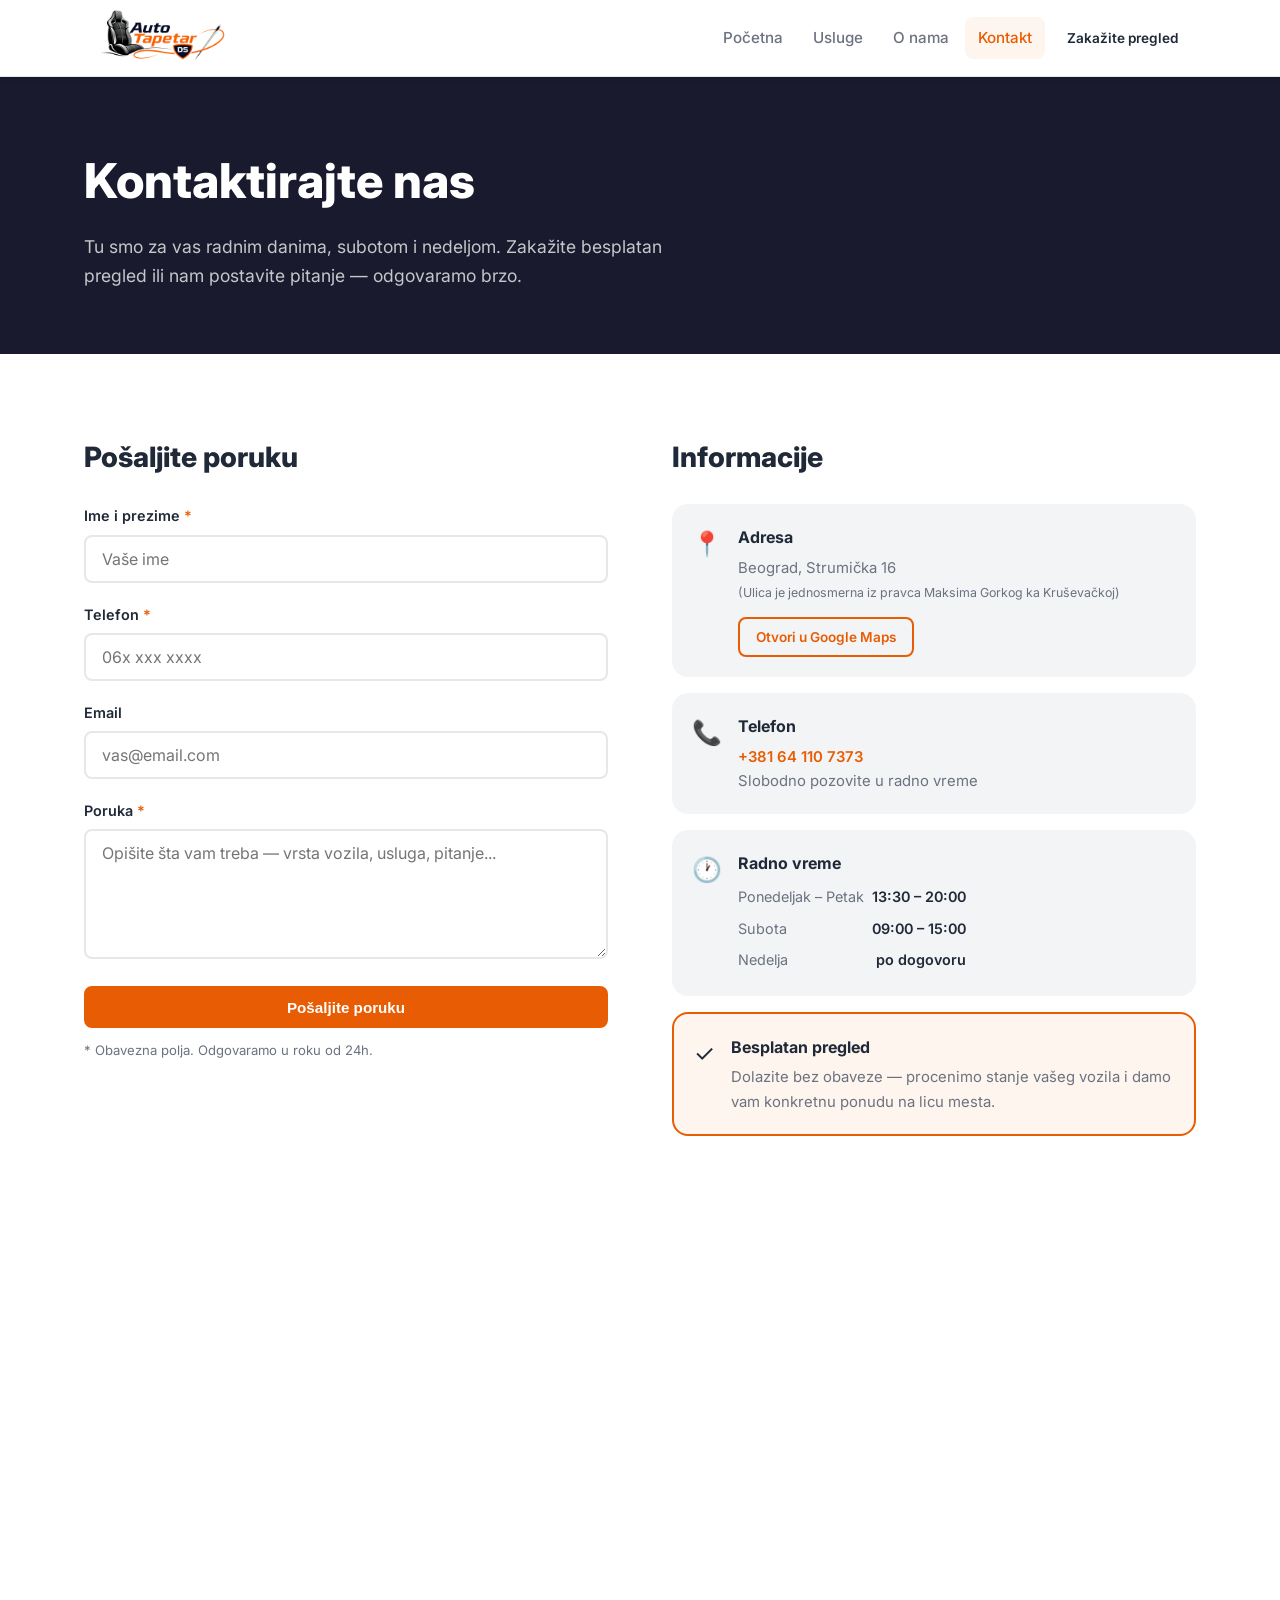
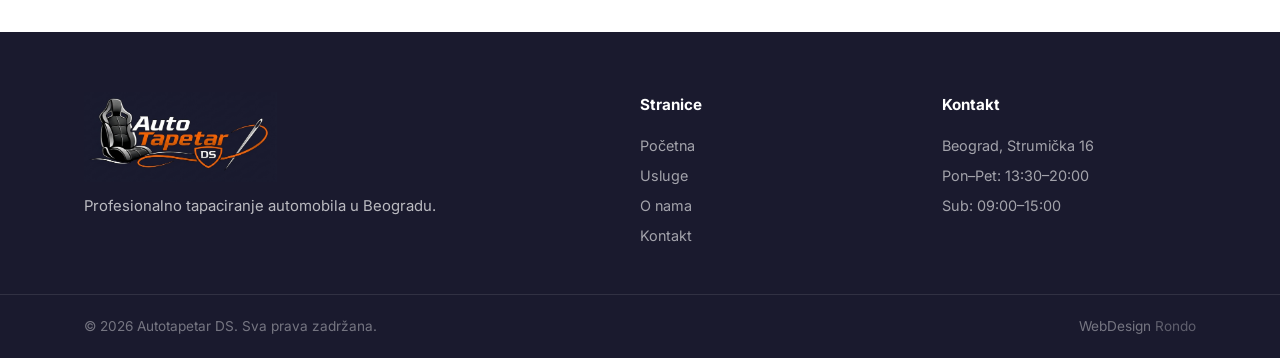
<file: kontakt.html>
<!DOCTYPE html>
<html lang="sr">
<head>
  <meta charset="UTF-8" />
  <meta name="viewport" content="width=device-width, initial-scale=1.0" />
  <meta name="description" content="Kontaktirajte Autotapetar DS Beograd – zakažite besplatan pregled. Radimo vikendom." />
  <title>Kontakt | Autotapetar DS Beograd</title>
  <meta property="og:type" content="website" />
  <meta property="og:url" content="https://mrpaki.github.io/autotapetar-ds/kontakt.html" />
  <meta property="og:title" content="Kontakt | Autotapetar DS Beograd" />
  <meta property="og:description" content="Kontaktirajte Autotapetar DS Beograd – zakažite besplatan pregled. Radimo vikendom." />
  <meta property="og:image" content="https://mrpaki.github.io/autotapetar-ds/og-image.png" />
  <meta name="twitter:card" content="summary_large_image" />
  <meta name="twitter:image" content="https://mrpaki.github.io/autotapetar-ds/og-image.png" />
  <link rel="icon" type="image/x-icon" href="favicon.ico" />
  <link rel="icon" type="image/png" sizes="32x32" href="favicon-32x32.png" />
  <link rel="apple-touch-icon" sizes="180x180" href="apple-touch-icon.png" />
  <link rel="manifest" href="site.webmanifest" />
  <link rel="stylesheet" href="css/style.css" />
  <link rel="preconnect" href="https://fonts.googleapis.com" />
  <link href="https://fonts.googleapis.com/css2?family=Inter:wght@400;500;600;700;800&display=swap" rel="stylesheet" />
</head>
<body>

  <!-- NAVIGACIJA -->
  <header class="header">
    <div class="container header__inner">
      <a href="index.html" class="logo">
        <img src="images/logo.png" alt="Autotapetar DS" class="logo__img" />
      </a>
      <button class="nav-toggle" aria-label="Otvori meni" aria-expanded="false">
        <span></span><span></span><span></span>
      </button>
      <nav class="nav">
        <a href="index.html" class="nav__link">Početna</a>
        <a href="usluge.html" class="nav__link">Usluge</a>
        <a href="o-nama.html" class="nav__link">O nama</a>
        <a href="kontakt.html" class="nav__link nav__link--active">Kontakt</a>
        <a href="kontakt.html" class="btn btn--sm">Zakažite pregled</a>
      </nav>
    </div>
  </header>

  <main>

    <!-- PAGE HERO -->
    <section class="page-hero">
      <div class="container">
        <h1 class="page-hero__title">Kontaktirajte nas</h1>
        <p class="page-hero__text">Tu smo za vas radnim danima, subotom i nedeljom. Zakažite besplatan pregled ili nam postavite pitanje — odgovaramo brzo.</p>
      </div>
    </section>

    <!-- KONTAKT SADRZAJ -->
    <section class="section">
      <div class="container">
        <div class="contact-grid">

          <!-- FORMA -->
          <div class="contact-form-wrap">
            <h2>Pošaljite poruku</h2>
            <form class="contact-form" id="contactForm" novalidate>
              <div class="form-group">
                <label for="name">Ime i prezime <span class="required">*</span></label>
                <input type="text" id="name" name="name" placeholder="Vaše ime" required />
              </div>
              <div class="form-group">
                <label for="phone">Telefon <span class="required">*</span></label>
                <input type="tel" id="phone" name="phone" placeholder="06x xxx xxxx" required />
              </div>
              <div class="form-group">
                <label for="email">Email</label>
                <input type="email" id="email" name="email" placeholder="vas@email.com" />
              </div>
              <div class="form-group">
                <label for="message">Poruka <span class="required">*</span></label>
                <textarea id="message" name="message" rows="5" placeholder="Opišite šta vam treba — vrsta vozila, usluga, pitanje..." required></textarea>
              </div>
              <button type="submit" class="btn btn--primary btn--full">Pošaljite poruku</button>
              <p class="form-note">* Obavezna polja. Odgovaramo u roku od 24h.</p>
            </form>
          </div>

          <!-- INFO -->
          <div class="contact-info">
            <h2>Informacije</h2>

            <div class="info-card">
              <div class="info-card__icon">📍</div>
              <div>
                <h3>Adresa</h3>
                <p>Beograd, Strumička 16<br /><small>(Ulica je jednosmerna iz pravca Maksima Gorkog ka Kruševačkoj)</small></p>
                <a href="https://maps.google.com/?q=Autotapetar+DS+Beograd" target="_blank" rel="noopener" class="btn btn--outline btn--sm mt-1">Otvori u Google Maps</a>
              </div>
            </div>

            <div class="info-card">
              <div class="info-card__icon">📞</div>
              <div>
                <h3>Telefon</h3>
                <p><a href="tel:+381641107373">+381 64 110 7373</a></p>
                <p class="text-muted">Slobodno pozovite u radno vreme</p>
              </div>
            </div>

            <div class="info-card">
              <div class="info-card__icon">🕐</div>
              <div>
                <h3>Radno vreme</h3>
                <table class="hours-table">
                  <tr><td>Ponedeljak – Petak</td><td>13:30 – 20:00</td></tr>
                  <tr><td>Subota</td><td>09:00 – 15:00</td></tr>
                  <tr><td>Nedelja</td><td>po dogovoru</td></tr>
                </table>
              </div>
            </div>

            <div class="info-card info-card--highlight">
              <div class="info-card__icon">✓</div>
              <div>
                <h3>Besplatan pregled</h3>
                <p>Dolazite bez obaveze — procenimo stanje vašeg vozila i damo vam konkretnu ponudu na licu mesta.</p>
              </div>
            </div>

          </div>
        </div>
      </div>
    </section>

    <!-- MAPA -->
    <section class="map-section">
      <iframe
        src="https://www.google.com/maps/embed?pb=!1m18!1m12!1m3!1d2830.5!2d20.4818336!3d44.7887951!2m3!1f0!2f0!3f0!3m2!1i1024!2i768!4f13.1!3m3!1m2!1s0x475a715ec89a3c23%3A0x89e6e9150af348a6!2sAutotapetar%20DS!5e0!3m2!1ssr!2srs!4v1700000000000"
        width="100%"
        height="400"
        style="border:0;"
        allowfullscreen=""
        loading="lazy"
        referrerpolicy="no-referrer-when-downgrade"
        title="Autotapetar DS lokacija">
      </iframe>
    </section>

  </main>

  <!-- FOOTER -->
  <footer class="footer">
    <div class="container footer__inner">
      <div class="footer__brand">
        <a href="index.html" class="logo logo--light">
          <img src="images/logo-footer.png" alt="Autotapetar DS" class="logo__img-footer" />
        </a>
        <p>Profesionalno tapaciranje automobila u Beogradu.</p>
      </div>
      <div class="footer__links">
        <h4>Stranice</h4>
        <a href="index.html">Početna</a>
        <a href="usluge.html">Usluge</a>
        <a href="o-nama.html">O nama</a>
        <a href="kontakt.html">Kontakt</a>
      </div>
      <div class="footer__contact">
        <h4>Kontakt</h4>
        <p>Beograd, Strumička 16</p>
        <p>Pon–Pet: 13:30–20:00</p>
        <p>Sub: 09:00–15:00</p>
      </div>
    </div>
    <div class="footer__bottom">
      <div class="container">
        <div class="footer__bottom-row">
          <p>&copy; <span id="footer-year"></span> Autotapetar DS. Sva prava zadržana.</p>
          <p class="footer__credit">WebDesign <a href="https://rondo.rs" target="_blank" rel="noopener">Rondo</a></p>
        </div>
      </div>
    </div>
  </footer>

  <script src="js/main.js"></script>
</body>
</html>
</file>
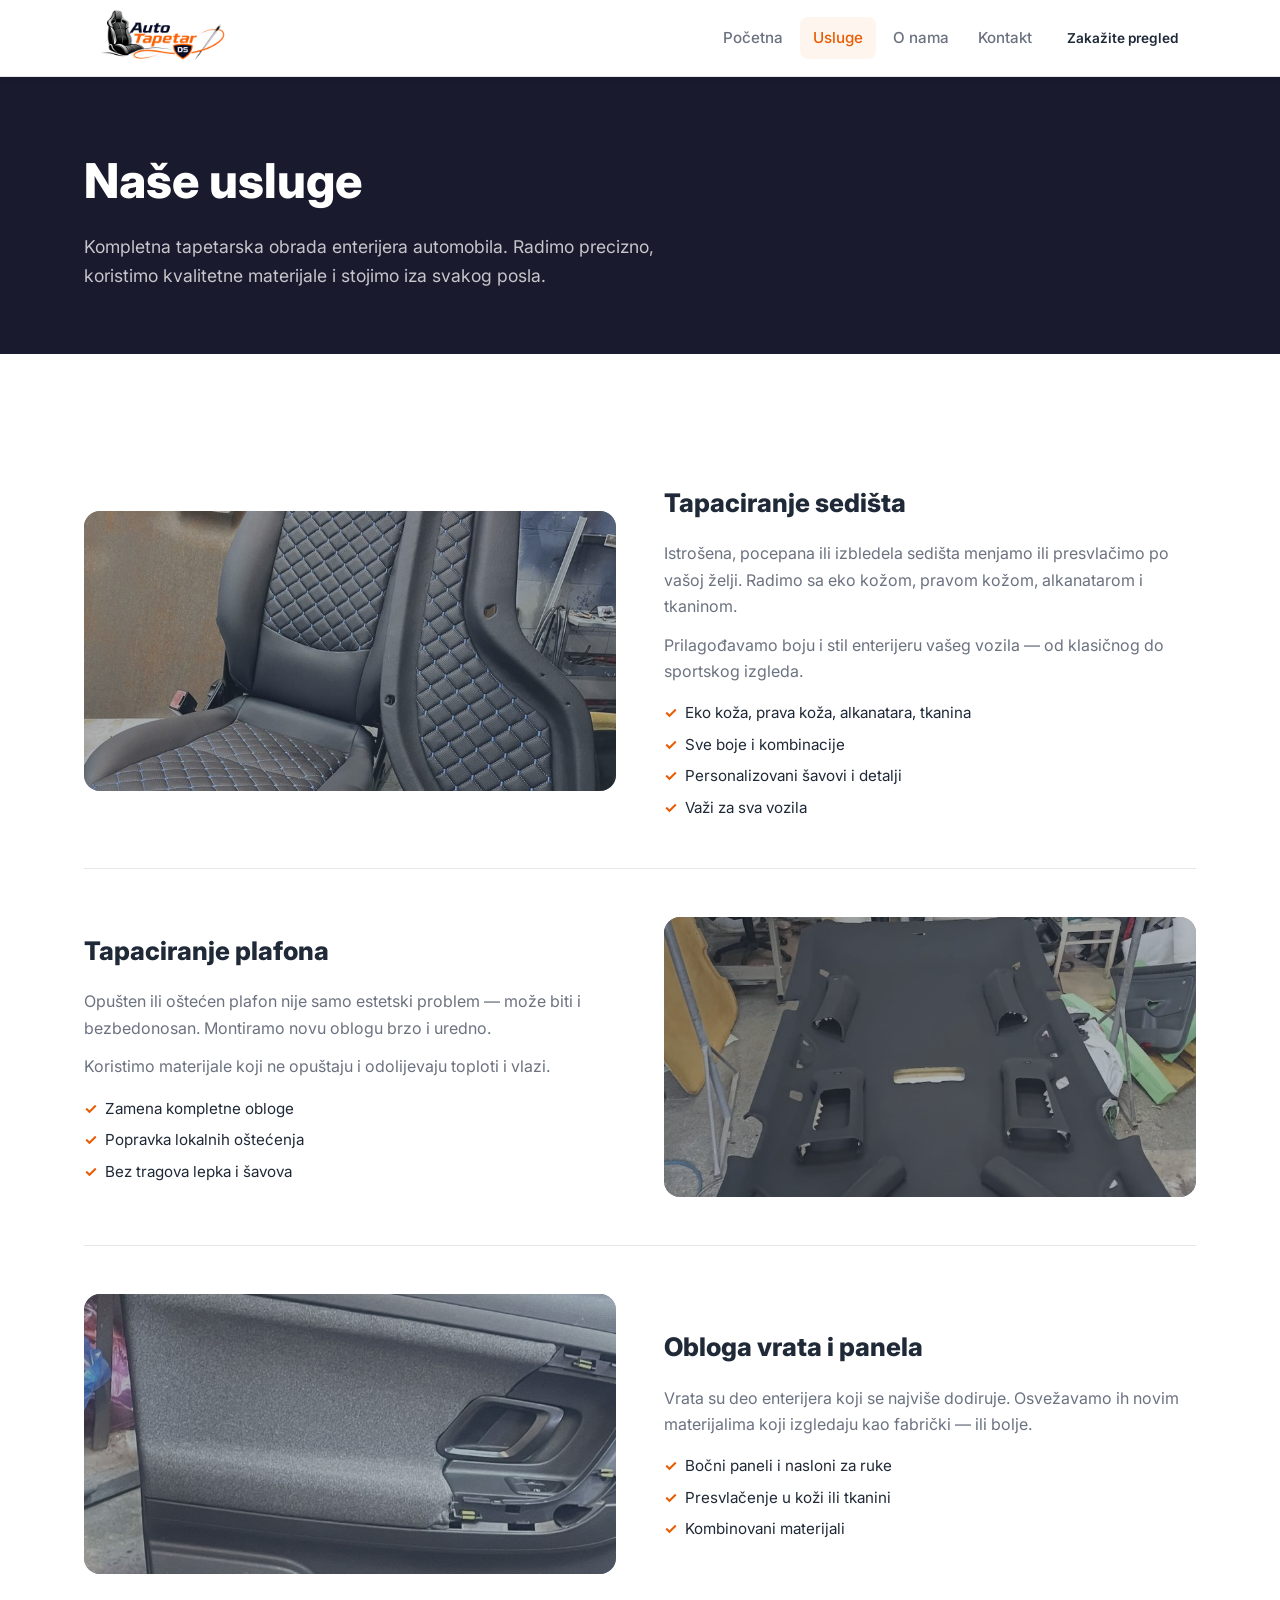
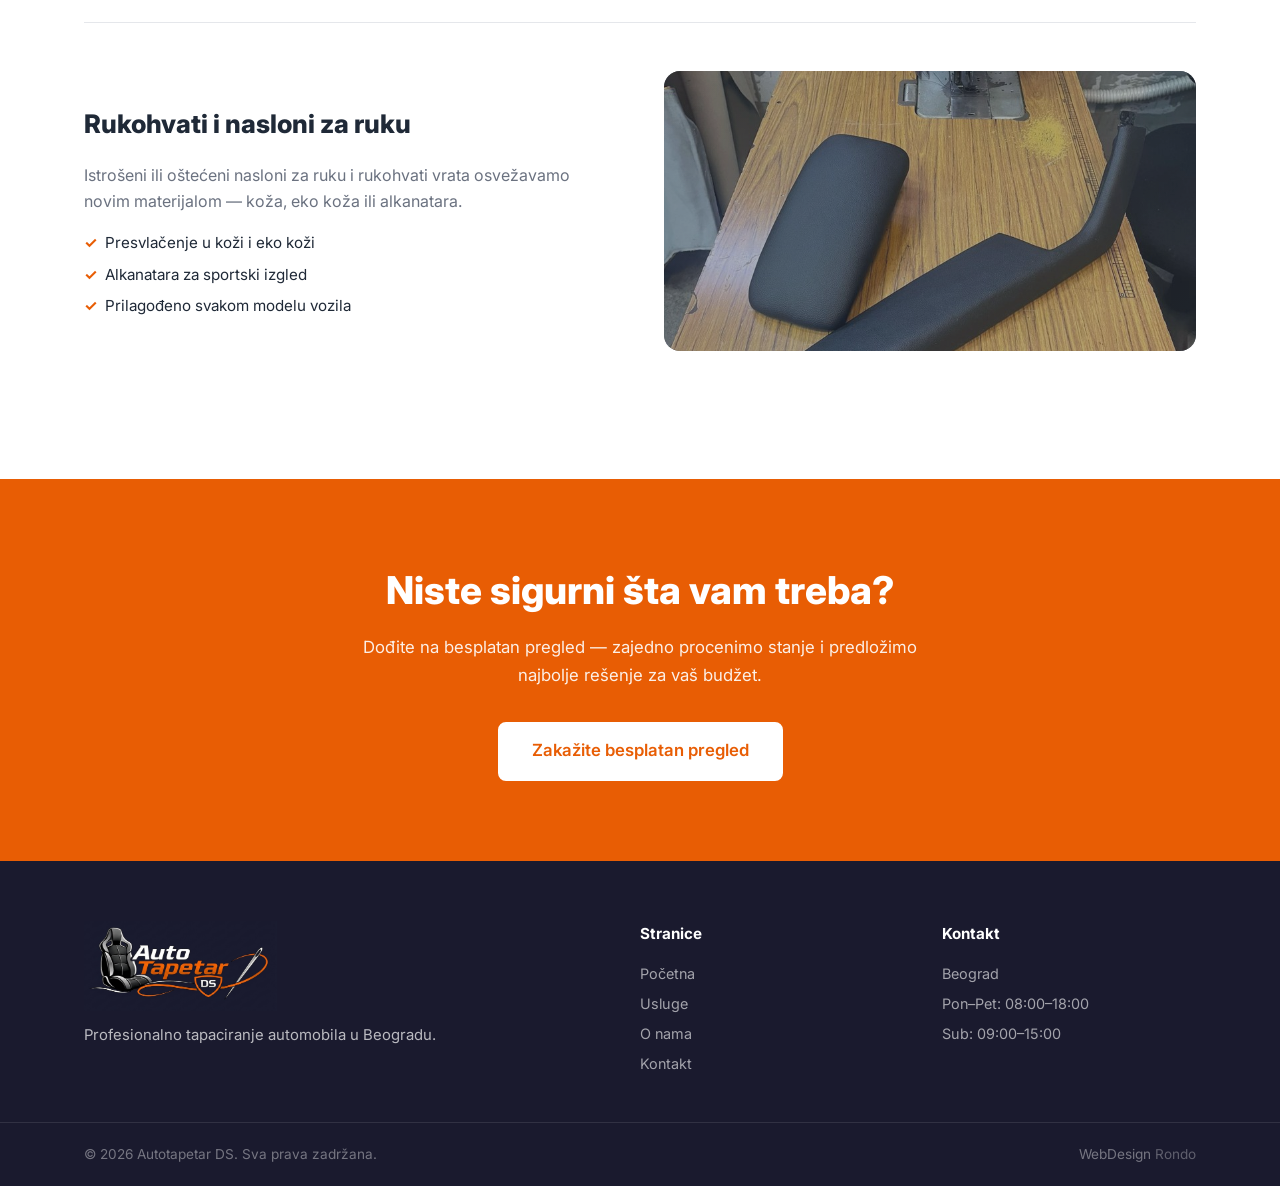
<file: usluge.html>
<!DOCTYPE html>
<html lang="sr">
<head>
  <meta charset="UTF-8" />
  <meta name="viewport" content="width=device-width, initial-scale=1.0" />
  <meta name="description" content="Usluge tapaciranja automobila – sedišta, plafon, vrata, rukohvati i nasloni za ruku. Autotapetar DS Beograd." />
  <title>Usluge | Autotapetar DS Beograd</title>
  <meta property="og:type" content="website" />
  <meta property="og:url" content="https://mrpaki.github.io/autotapetar-ds/usluge.html" />
  <meta property="og:title" content="Usluge | Autotapetar DS Beograd" />
  <meta property="og:description" content="Tapaciranje sedišta, plafona, obloga vrata, rukohvata i podnih obloga. Autotapetar DS Beograd." />
  <meta property="og:image" content="https://mrpaki.github.io/autotapetar-ds/og-image.png" />
  <meta name="twitter:card" content="summary_large_image" />
  <meta name="twitter:image" content="https://mrpaki.github.io/autotapetar-ds/og-image.png" />
  <link rel="icon" type="image/x-icon" href="favicon.ico" />
  <link rel="icon" type="image/png" sizes="32x32" href="favicon-32x32.png" />
  <link rel="apple-touch-icon" sizes="180x180" href="apple-touch-icon.png" />
  <link rel="manifest" href="site.webmanifest" />
  <link rel="stylesheet" href="css/style.css" />
  <link rel="preconnect" href="https://fonts.googleapis.com" />
  <link href="https://fonts.googleapis.com/css2?family=Inter:wght@400;500;600;700;800&display=swap" rel="stylesheet" />
</head>
<body>

  <!-- NAVIGACIJA -->
  <header class="header">
    <div class="container header__inner">
      <a href="index.html" class="logo">
        <img src="images/logo.png" alt="Autotapetar DS" class="logo__img" />
      </a>
      <button class="nav-toggle" aria-label="Otvori meni" aria-expanded="false">
        <span></span><span></span><span></span>
      </button>
      <nav class="nav">
        <a href="index.html" class="nav__link">Početna</a>
        <a href="usluge.html" class="nav__link nav__link--active">Usluge</a>
        <a href="o-nama.html" class="nav__link">O nama</a>
        <a href="kontakt.html" class="nav__link">Kontakt</a>
        <a href="kontakt.html" class="btn btn--sm">Zakažite pregled</a>
      </nav>
    </div>
  </header>

  <main>

    <!-- PAGE HERO -->
    <section class="page-hero">
      <div class="container">
        <h1 class="page-hero__title">Naše usluge</h1>
        <p class="page-hero__text">Kompletna tapetarska obrada enterijera automobila. Radimo precizno, koristimo kvalitetne materijale i stojimo iza svakog posla.</p>
      </div>
    </section>

    <!-- USLUGE -->
    <section class="section">
      <div class="container">

        <div class="service-item">
          <div class="service-item__img">
            <img src="images/usluga-sedista.jpg" alt="Tapaciranje sedišta" />
          </div>
          <div class="service-item__body">
            <h2 class="service-item__title">Tapaciranje sedišta</h2>
            <p>Istrošena, pocepana ili izbledela sedišta menjamo ili presvlačimo po vašoj želji. Radimo sa eko kožom, pravom kožom, alkanatarom i tkaninom.</p>
            <p>Prilagođavamo boju i stil enterijeru vašeg vozila — od klasičnog do sportskog izgleda.</p>
            <ul class="service-item__list">
              <li>Eko koža, prava koža, alkanatara, tkanina</li>
              <li>Sve boje i kombinacije</li>
              <li>Personalizovani šavovi i detalji</li>
              <li>Važi za sva vozila</li>
            </ul>
          </div>
        </div>

        <div class="service-item service-item--reverse">
          <div class="service-item__img">
            <img src="images/usluga-plafon.jpg" alt="Tapaciranje plafona" />
          </div>
          <div class="service-item__body">
            <h2 class="service-item__title">Tapaciranje plafona</h2>
            <p>Opušten ili oštećen plafon nije samo estetski problem — može biti i bezbedonosan. Montiramo novu oblogu brzo i uredno.</p>
            <p>Koristimo materijale koji ne opuštaju i odolijevaju toploti i vlazi.</p>
            <ul class="service-item__list">
              <li>Zamena kompletne obloge</li>
              <li>Popravka lokalnih oštećenja</li>
              <li>Bez tragova lepka i šavova</li>
            </ul>
          </div>
        </div>

        <div class="service-item">
          <div class="service-item__img">
            <img src="images/usluga-vrata.jpg" alt="Obloga vrata" />
          </div>
          <div class="service-item__body">
            <h2 class="service-item__title">Obloga vrata i panela</h2>
            <p>Vrata su deo enterijera koji se najviše dodiruje. Osvežavamo ih novim materijalima koji izgledaju kao fabrički — ili bolje.</p>
            <ul class="service-item__list">
              <li>Bočni paneli i nasloni za ruke</li>
              <li>Presvlačenje u koži ili tkanini</li>
              <li>Kombinovani materijali</li>
            </ul>
          </div>
        </div>

        <div class="service-item service-item--reverse">
          <div class="service-item__img">
            <img src="images/usluga-rukohvati.jpg" alt="Rukohvati i nasloni za ruku" />
          </div>
          <div class="service-item__body">
            <h2 class="service-item__title">Rukohvati i nasloni za ruku</h2>
            <p>Istrošeni ili oštećeni nasloni za ruku i rukohvati vrata osvežavamo novim materijalom — koža, eko koža ili alkanatara.</p>
            <ul class="service-item__list">
              <li>Presvlačenje u koži i eko koži</li>
              <li>Alkanatara za sportski izgled</li>
              <li>Prilagođeno svakom modelu vozila</li>
            </ul>
          </div>
        </div>

      </div>
    </section>

    <!-- CTA -->
    <section class="section section--accent">
      <div class="container text-center">
        <h2 class="cta-banner__title">Niste sigurni šta vam treba?</h2>
        <p class="cta-banner__text">Dođite na besplatan pregled — zajedno procenimo stanje i predložimo najbolje rešenje za vaš budžet.</p>
        <a href="kontakt.html" class="btn btn--white btn--lg">Zakažite besplatan pregled</a>
      </div>
    </section>

  </main>

  <!-- FOOTER -->
  <footer class="footer">
    <div class="container footer__inner">
      <div class="footer__brand">
        <a href="index.html" class="logo logo--light">
          <img src="images/logo-footer.png" alt="Autotapetar DS" class="logo__img-footer" />
        </a>
        <p>Profesionalno tapaciranje automobila u Beogradu.</p>
      </div>
      <div class="footer__links">
        <h4>Stranice</h4>
        <a href="index.html">Početna</a>
        <a href="usluge.html">Usluge</a>
        <a href="o-nama.html">O nama</a>
        <a href="kontakt.html">Kontakt</a>
      </div>
      <div class="footer__contact">
        <h4>Kontakt</h4>
        <p>Beograd</p>
        <p>Pon–Pet: 08:00–18:00</p>
        <p>Sub: 09:00–15:00</p>
      </div>
    </div>
    <div class="footer__bottom">
      <div class="container">
        <div class="footer__bottom-row">
          <p>&copy; <span id="footer-year"></span> Autotapetar DS. Sva prava zadržana.</p>
          <p class="footer__credit">WebDesign <a href="https://rondo.rs" target="_blank" rel="noopener">Rondo</a></p>
        </div>
      </div>
    </div>
  </footer>

  <script src="js/main.js"></script>
</body>
</html>
</file>
<file: css/style.css>
/* =====================
   RESET & BASE
   ===================== */
*, *::before, *::after { box-sizing: border-box; margin: 0; padding: 0; }

:root {
  --clr-primary:   #E85D04;
  --clr-primary-d: #C44E00;
  --clr-dark:      #1A1A2E;
  --clr-dark-2:    #16213E;
  --clr-gray:      #6B7280;
  --clr-gray-light:#F3F4F6;
  --clr-white:     #FFFFFF;
  --clr-text:      #1F2937;
  --radius:        8px;
  --radius-lg:     16px;
  --shadow:        0 4px 24px rgba(0,0,0,.08);
  --shadow-lg:     0 8px 40px rgba(0,0,0,.14);
  --transition:    .25s ease;
  --container:     1160px;
}

html { scroll-behavior: smooth; }

body {
  font-family: 'Inter', system-ui, sans-serif;
  font-size: 16px;
  line-height: 1.65;
  color: var(--clr-text);
  background: var(--clr-white);
}

img { display: block; max-width: 100%; height: auto; object-fit: cover; }

a { color: inherit; text-decoration: none; }

ul { list-style: none; }

/* =====================
   UTILITIES
   ===================== */
.container    { max-width: var(--container); margin: 0 auto; padding: 0 24px; }
.text-center  { text-align: center; }
.text-muted   { color: var(--clr-gray); font-size: .9rem; }
.mt-1         { margin-top: .75rem; }
.mt-2         { margin-top: 1.5rem; }

/* =====================
   BUTTONS
   ===================== */
.btn {
  display: inline-flex;
  align-items: center;
  justify-content: center;
  gap: .5rem;
  padding: .65rem 1.4rem;
  border-radius: var(--radius);
  font-weight: 600;
  font-size: .95rem;
  cursor: pointer;
  transition: background var(--transition), color var(--transition),
              border-color var(--transition), transform var(--transition);
  border: 2px solid transparent;
  white-space: nowrap;
}
.btn:hover { transform: translateY(-1px); }

.btn--primary {
  background: var(--clr-primary);
  color: var(--clr-white);
  border-color: var(--clr-primary);
}
.btn--primary:hover { background: var(--clr-primary-d); border-color: var(--clr-primary-d); }

.btn--outline {
  background: transparent;
  color: var(--clr-primary);
  border-color: var(--clr-primary);
}
.btn--outline:hover { background: var(--clr-primary); color: var(--clr-white); }

.btn--white {
  background: var(--clr-white);
  color: var(--clr-primary);
  border-color: var(--clr-white);
}
.btn--white:hover { background: transparent; color: var(--clr-white); border-color: var(--clr-white); }

.btn--sm  { padding: .45rem 1rem; font-size: .85rem; }
.btn--lg  { padding: .85rem 2rem; font-size: 1.05rem; }
.btn--full { width: 100%; }

/* =====================
   HEADER / NAV
   ===================== */
.header {
  position: sticky;
  top: 0;
  z-index: 100;
  background: var(--clr-white);
  border-bottom: 1px solid #E5E7EB;
  box-shadow: 0 1px 8px rgba(0,0,0,.06);
}

.header__inner {
  display: flex;
  align-items: center;
  justify-content: space-between;
  height: 76px;
}

.logo {
  font-size: 1.25rem;
  font-weight: 800;
  letter-spacing: -.5px;
  color: var(--clr-dark);
  display: flex;
  align-items: center;
}
.logo__img {
  height: 98px;
  width: auto;
  display: block;
}
.logo--light { color: var(--clr-white); }
.logo__img-footer {
  height: 90px;
  width: auto;
  display: block;
}
.logo__accent { color: var(--clr-primary); }

.nav {
  display: flex;
  align-items: center;
  gap: .25rem;
}

.nav__link {
  padding: .5rem .8rem;
  border-radius: var(--radius);
  font-weight: 500;
  font-size: .95rem;
  color: var(--clr-gray);
  transition: color var(--transition), background var(--transition);
}
.nav__link:hover,
.nav__link--active {
  color: var(--clr-primary);
  background: #FFF5EF;
}

.nav-toggle {
  display: none;
  flex-direction: column;
  justify-content: center;
  gap: 5px;
  width: 36px;
  height: 36px;
  background: none;
  border: none;
  cursor: pointer;
  padding: 4px;
}
.nav-toggle span {
  display: block;
  height: 2px;
  background: var(--clr-dark);
  border-radius: 2px;
  transition: transform var(--transition), opacity var(--transition);
}
.nav-toggle.open span:nth-child(1) { transform: translateY(7px) rotate(45deg); }
.nav-toggle.open span:nth-child(2) { opacity: 0; }
.nav-toggle.open span:nth-child(3) { transform: translateY(-7px) rotate(-45deg); }

/* =====================
   HERO
   ===================== */
.hero {
  position: relative;
  min-height: 580px;
  display: flex;
  align-items: center;
}

.hero__bg {
  position: absolute;
  inset: 0;
  z-index: 0;
  background: var(--clr-dark-2);
}
.hero__bg img {
  width: 100%;
  height: 100%;
  object-fit: cover;
  opacity: .35;
}
.hero__overlay {
  position: absolute;
  inset: 0;
  background: linear-gradient(135deg, rgba(26,26,46,.85) 0%, rgba(26,26,46,.5) 100%);
}

.hero__content {
  position: relative;
  z-index: 1;
  padding: 80px 24px;
  max-width: 680px;
}

.hero__tag {
  display: inline-block;
  background: var(--clr-primary);
  color: var(--clr-white);
  font-size: .8rem;
  font-weight: 600;
  letter-spacing: .5px;
  text-transform: uppercase;
  padding: .3rem .8rem;
  border-radius: 100px;
  margin-bottom: 1.25rem;
}

.hero__title {
  font-size: clamp(2rem, 5vw, 3.25rem);
  font-weight: 800;
  line-height: 1.15;
  color: var(--clr-white);
  margin-bottom: 1.25rem;
}

.hero__text {
  font-size: 1.15rem;
  color: rgba(255,255,255,.8);
  margin-bottom: 2rem;
}

.hero__actions {
  display: flex;
  flex-wrap: wrap;
  gap: 1rem;
}

/* =====================
   SECTIONS
   ===================== */
.section          { padding: 80px 0; }
.section--light   { background: var(--clr-gray-light); }
.section--dark    { background: var(--clr-dark); color: var(--clr-white); }
.section--accent  { background: var(--clr-primary); color: var(--clr-white); }

.section__title {
  font-size: clamp(1.6rem, 3vw, 2.25rem);
  font-weight: 800;
  margin-bottom: .75rem;
  line-height: 1.2;
}
.section__subtitle {
  font-size: 1.05rem;
  color: var(--clr-gray);
  margin-bottom: 3rem;
}
.section--dark .section__subtitle { color: rgba(255,255,255,.65); }

/* =====================
   CARDS
   ===================== */
.cards {
  display: grid;
  gap: 1.5rem;
}
.cards--3 { grid-template-columns: repeat(3, 1fr); }
.cards--4 { grid-template-columns: repeat(4, 1fr); }

.card {
  border-radius: var(--radius-lg);
  background: var(--clr-white);
  box-shadow: var(--shadow);
  overflow: hidden;
  transition: transform var(--transition), box-shadow var(--transition);
}
.card:hover { transform: translateY(-4px); box-shadow: var(--shadow-lg); }

.card--benefit {
  padding: 2rem 1.5rem;
  text-align: center;
}
.card__icon { font-size: 2rem; margin-bottom: .75rem; }
.card__title { font-size: 1.1rem; font-weight: 700; margin-bottom: .5rem; }
.card__text  { font-size: .93rem; color: var(--clr-gray); }

.card--service .card__img { height: 200px; }
.card--service .card__img img { width: 100%; height: 100%; }
.card--service .card__body { padding: 1.25rem 1.5rem; }
.card--service .card__title { margin-bottom: .4rem; }

/* =====================
   REVIEW CARDS
   ===================== */
.card--review { padding: 1.5rem; display: flex; flex-direction: column; gap: .75rem; }
.card--review .card__stars { color: #f5a623; font-size: 1.1rem; letter-spacing: 2px; }
.card--review .card__text { font-size: .93rem; color: var(--clr-gray); font-style: italic; flex: 1; }
.card--review .card__author { display: flex; align-items: center; justify-content: space-between; margin-top: auto; padding-top: 1rem; border-top: 1px solid var(--clr-border, #eee); }
.card--review .card__name { font-weight: 600; font-size: .9rem; color: var(--clr-dark); order: 2; }
.card--review .card__google-icon { width: 20px; height: 20px; opacity: .7; order: 1; }

/* =====================
   STEPS
   ===================== */
.steps {
  display: flex;
  align-items: flex-start;
  justify-content: center;
  gap: 1.5rem;
  margin-top: 2.5rem;
  flex-wrap: wrap;
}

.step {
  flex: 1;
  min-width: 200px;
  max-width: 280px;
  text-align: center;
}
.step__num {
  width: 56px;
  height: 56px;
  border-radius: 50%;
  background: var(--clr-primary);
  color: var(--clr-white);
  font-size: 1.5rem;
  font-weight: 800;
  display: flex;
  align-items: center;
  justify-content: center;
  margin: 0 auto 1rem;
}
.step__title { font-size: 1.1rem; font-weight: 700; color: var(--clr-white); margin-bottom: .4rem; }
.step__text  { font-size: .93rem; color: rgba(255,255,255,.7); }

.step__arrow {
  font-size: 1.75rem;
  color: var(--clr-primary);
  padding-top: 1rem;
  flex-shrink: 0;
}

/* =====================
   CTA BANNER
   ===================== */
.cta-banner__title {
  font-size: clamp(1.75rem, 3vw, 2.5rem);
  font-weight: 800;
  margin-bottom: .75rem;
}
.cta-banner__text {
  font-size: 1.05rem;
  opacity: .9;
  max-width: 600px;
  margin: 0 auto 2rem;
}

/* =====================
   PAGE HERO
   ===================== */
.page-hero {
  background: var(--clr-dark);
  padding: 64px 0;
  color: var(--clr-white);
}
.page-hero__title {
  font-size: clamp(2rem, 4vw, 3rem);
  font-weight: 800;
  margin-bottom: .75rem;
}
.page-hero__text {
  font-size: 1.1rem;
  color: rgba(255,255,255,.75);
  max-width: 640px;
}

/* =====================
   SERVICE ITEMS
   ===================== */
.service-item {
  display: grid;
  grid-template-columns: 1fr 1fr;
  gap: 3rem;
  align-items: center;
  padding: 3rem 0;
  border-bottom: 1px solid #E5E7EB;
}
.service-item:last-child { border-bottom: none; }
.service-item--reverse { direction: rtl; }
.service-item--reverse > * { direction: ltr; }

.service-item__img {
  border-radius: var(--radius-lg);
  overflow: hidden;
  height: 280px;
  background: var(--clr-gray-light);
}
.service-item__img img { width: 100%; height: 100%; }

.service-item__title {
  font-size: 1.6rem;
  font-weight: 800;
  margin-bottom: 1rem;
}
.service-item__body p { color: var(--clr-gray); margin-bottom: .75rem; }
.service-item__list {
  margin-top: 1rem;
  display: flex;
  flex-direction: column;
  gap: .4rem;
}
.service-item__list li {
  display: flex;
  align-items: center;
  gap: .5rem;
  font-size: .95rem;
  color: var(--clr-text);
}
.service-item__list li::before {
  content: '✓';
  color: var(--clr-primary);
  font-weight: 700;
  flex-shrink: 0;
}

/* =====================
   ABOUT
   ===================== */
.about-grid {
  display: grid;
  grid-template-columns: 1fr 1fr;
  gap: 4rem;
  align-items: center;
}
.about-grid--reverse { direction: rtl; }
.about-grid--reverse > * { direction: ltr; }

.about-grid__img {
  border-radius: var(--radius-lg);
  overflow: hidden;
  height: 360px;
  background: var(--clr-gray-light);
}
.about-grid__img img { width: 100%; height: 100%; }

.about-grid__body h2 {
  font-size: 2rem;
  font-weight: 800;
  margin-bottom: 1.25rem;
}
.about-grid__body p {
  color: var(--clr-gray);
  margin-bottom: .75rem;
}

/* =====================
   STATS
   ===================== */
.stats {
  display: grid;
  grid-template-columns: repeat(4, 1fr);
  gap: 2rem;
  text-align: center;
}
.stat__num {
  font-size: 3rem;
  font-weight: 800;
  color: var(--clr-primary);
  line-height: 1;
  margin-bottom: .4rem;
}
.stat__label { font-size: .95rem; color: rgba(255,255,255,.7); }

/* =====================
   CONTACT
   ===================== */
.contact-grid {
  display: grid;
  grid-template-columns: 1fr 1fr;
  gap: 4rem;
  align-items: start;
}

.contact-form-wrap h2,
.contact-info h2 {
  font-size: 1.75rem;
  font-weight: 800;
  margin-bottom: 1.5rem;
}

.form-group {
  margin-bottom: 1.25rem;
}
.form-group label {
  display: block;
  font-weight: 600;
  font-size: .9rem;
  margin-bottom: .4rem;
  color: var(--clr-text);
}
.required { color: var(--clr-primary); }
.form-group input,
.form-group textarea {
  width: 100%;
  padding: .75rem 1rem;
  border: 2px solid #E5E7EB;
  border-radius: var(--radius);
  font-family: inherit;
  font-size: 1rem;
  color: var(--clr-text);
  transition: border-color var(--transition);
  outline: none;
}
.form-group input:focus,
.form-group textarea:focus { border-color: var(--clr-primary); }
.form-group textarea { resize: vertical; min-height: 130px; }
.form-note { margin-top: .75rem; font-size: .82rem; color: var(--clr-gray); }

.info-card {
  display: flex;
  gap: 1rem;
  padding: 1.25rem;
  border-radius: var(--radius-lg);
  background: var(--clr-gray-light);
  margin-bottom: 1rem;
}
.info-card--highlight { background: #FFF5EF; border: 2px solid var(--clr-primary); }
.info-card__icon { font-size: 1.5rem; flex-shrink: 0; }
.info-card h3 { font-size: 1rem; font-weight: 700; margin-bottom: .3rem; }
.info-card p  { font-size: .93rem; color: var(--clr-gray); }
.info-card a  { color: var(--clr-primary); font-weight: 600; }

.hours-table { width: 100%; border-collapse: collapse; font-size: .9rem; }
.hours-table td { padding: .25rem .5rem .25rem 0; color: var(--clr-gray); }
.hours-table td:last-child { text-align: right; font-weight: 600; color: var(--clr-text); }

/* =====================
   MAP
   ===================== */
.map-section { line-height: 0; }
.map-section iframe { display: block; }

/* =====================
   FOOTER
   ===================== */
.footer { background: var(--clr-dark); color: rgba(255,255,255,.7); padding: 60px 0 0; }

.footer__inner {
  display: grid;
  grid-template-columns: 2fr 1fr 1fr;
  gap: 3rem;
  padding-bottom: 40px;
}

.footer__brand .logo { margin-bottom: .75rem; }
.footer__brand p { font-size: .93rem; }

.footer__links h4,
.footer__contact h4 {
  color: var(--clr-white);
  font-size: .95rem;
  font-weight: 700;
  margin-bottom: 1rem;
}
.footer__links a,
.footer__contact p {
  display: block;
  font-size: .9rem;
  margin-bottom: .4rem;
  color: rgba(255,255,255,.6);
  transition: color var(--transition);
}
.footer__links a:hover { color: var(--clr-primary); }

.footer__bottom {
  border-top: 1px solid rgba(255,255,255,.1);
  padding: 1.25rem 0;
}
.footer__bottom-row { display: flex; justify-content: space-between; align-items: center; }
.footer__bottom p { font-size: .85rem; color: rgba(255,255,255,.4); }
.footer__credit { font-size: .72rem; }
.footer__credit a { color: rgba(255,255,255,.3); text-decoration: none; }
.footer__credit a:hover { color: rgba(255,255,255,.6); }

/* =====================
   PLACEHOLDER IMAGES
   ===================== */
.card--service .card__img,
.service-item__img,
.about-grid__img {
  background: linear-gradient(135deg, #2D3748 0%, #4A5568 100%);
  display: flex;
  align-items: center;
  justify-content: center;
}
.card--service .card__img img,
.service-item__img img,
.about-grid__img img {
  opacity: .6;
}

/* =====================
   RESPONSIVE
   ===================== */
@media (max-width: 1024px) {
  .cards--4 { grid-template-columns: repeat(2, 1fr); }
  .stats     { grid-template-columns: repeat(2, 1fr); }
  .footer__inner { grid-template-columns: 1fr 1fr; }
  .footer__brand { grid-column: 1 / -1; }
}

@media (max-width: 768px) {
  .section  { padding: 56px 0; }

  .nav {
    display: none;
    flex-direction: column;
    align-items: stretch;
    position: absolute;
    top: 68px;
    left: 0;
    right: 0;
    background: var(--clr-white);
    border-top: 1px solid #E5E7EB;
    padding: 1rem 1.5rem 1.5rem;
    box-shadow: 0 8px 24px rgba(0,0,0,.1);
    gap: .25rem;
  }
  .nav.open { display: flex; }
  .nav-toggle { display: flex; }

  .cards--3 { grid-template-columns: 1fr; }
  .cards--4 { grid-template-columns: 1fr; }

  .steps { flex-direction: column; align-items: center; }
  .step__arrow { transform: rotate(90deg); padding: 0; }

  .service-item,
  .service-item--reverse { grid-template-columns: 1fr; direction: ltr; }
  .service-item__img { height: 220px; }

  .about-grid,
  .about-grid--reverse { grid-template-columns: 1fr; direction: ltr; }
  .about-grid__img { height: 260px; }

  .stats { grid-template-columns: repeat(2, 1fr); }

  .contact-grid { grid-template-columns: 1fr; }

  .footer__inner { grid-template-columns: 1fr; gap: 2rem; }
}

@media (max-width: 480px) {
  .hero { min-height: 480px; }
  .hero__actions { flex-direction: column; }
  .btn--lg { width: 100%; }
  .stats { grid-template-columns: 1fr 1fr; }
}
</file>
